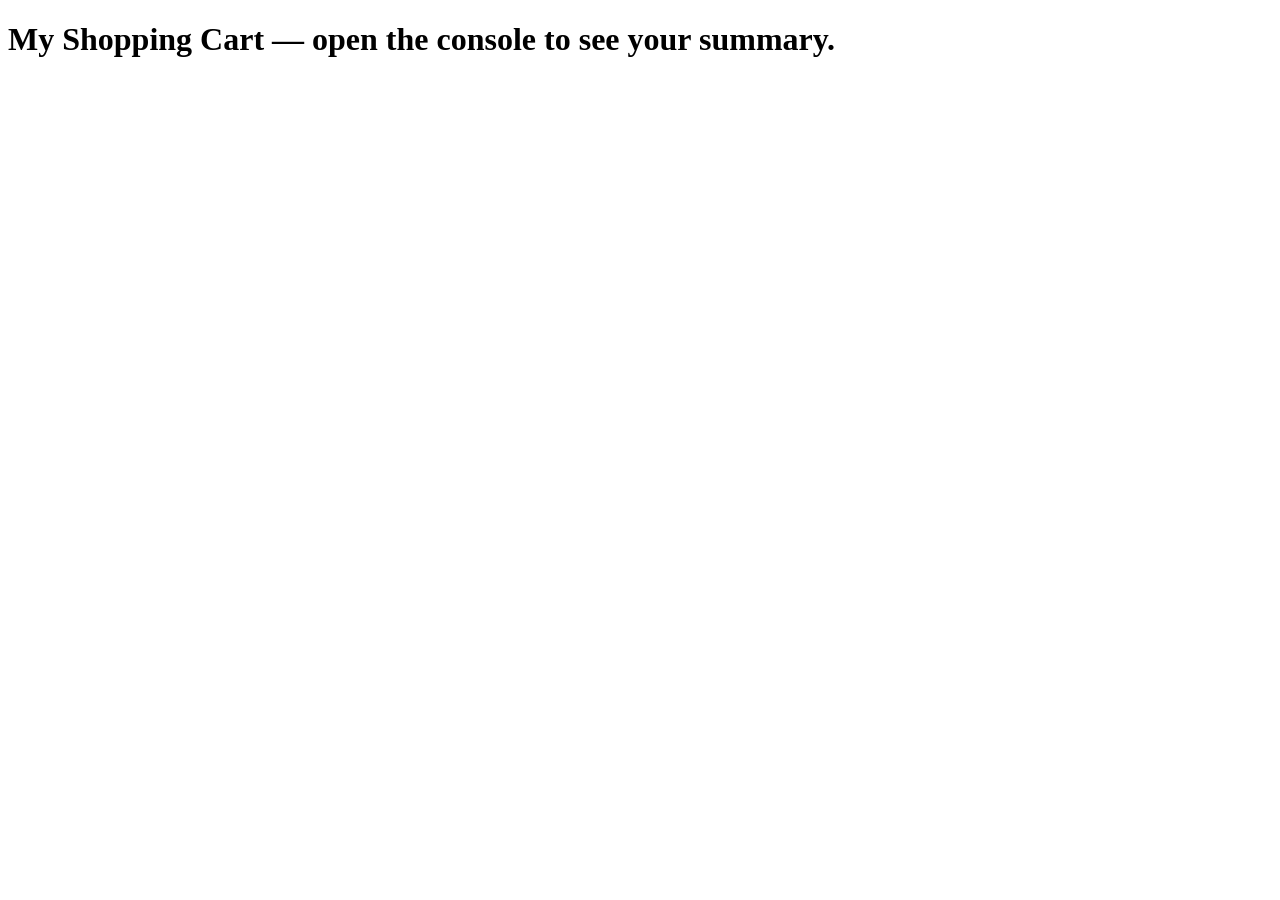
<file: Assignment/index.html>
<!DOCTYPE html>
<html lang="en">
<head>
    <meta charset="UTF-8">
    <meta name="viewport" content="width=device-width, initial-scale=1.0">
    <title>Shopping Cart</title>
</head>
<body>

    <!-- Heading  -->
    <h1>My Shopping Cart — open the console to see your summary.</h1>

    <script type="text/javascript">
        
        // TASK 2: Create parallel arrays for GROCERY names and prices
        let productNames = [" Cassavas", "Bananas", "Mangoes", "Oranges", "Apples"];
        let productPrices = [15.00, 25.00, 30.00, 65.00, 85.00];

        // Variables to track totals and discounts
        let subtotal = 0;
        let discountRate = 0;
        let discountAmount = 0;
        let finalTotal = 0;

        console.log("--- TASK 3: Itemized Cart Items ---");
        
        // TASK 3: Loop through productPrices to calculate subtotal and print items
        for (let i = 0; i < productPrices.length; i++) {
            let currentName = productNames[i];
            let currentPrice = productPrices[i];
            
            // Print each item to the console
            console.log("Product: " + currentName + " | Price: $" + currentPrice.toFixed(2));
            
            // Add the price to our subtotal accumulator
            subtotal += currentPrice;
        }

        // TASK 4: Conditional logic to apply the correct discount rate
        if (subtotal >= 200) {
            discountRate = 0.20; // 20% discount
        } else if (subtotal >= 100) {
            discountRate = 0.10; // 10% discount
        } else {
            discountRate = 0.00; // No discount
        }

        // Calculate discount amount and final total
        discountAmount = subtotal * discountRate;
        finalTotal = subtotal - discountAmount;

        // BONUS CHALLENGE: Prompt for coupon code up to 3 times
        let couponAttempts = 0;
        let couponApplied = false;
        const correctCoupon = "SAVE10";

        // Keep asking while they haven't gotten it right AND have tried less than 3 times
        while (!couponApplied && couponAttempts < 3) {
            let userInput = prompt("Enter a coupon code (Optional. Attempt " + (couponAttempts + 1) + " of 3):");
            
            // If they cancel or leave it blank, stop asking
            if (userInput === null) {
                break;
            }

            if (userInput === correctCoupon) {
                couponApplied = true;
                // Apply an additional 10% off the already-discounted total
                let bonusDiscount = finalTotal * 0.10;
                finalTotal -= bonusDiscount;
                console.log("\n--- BONUS ---");
                console.log("Success! Code 'SAVE10' applied. Extra 10% off taken.");
            } else {
                couponAttempts++;
            }
        }

        // Print coupon outcome if they failed 3 times
        if (!couponApplied && couponAttempts === 3) {
            console.log("\n--- BONUS ---");
            console.log("Coupon attempts exhausted. No additional discount applied.");
        }

        // TASK 5: Print a formatted checkout summary
        console.log("\n--- TASK 5: Checkout Summary ---");
        console.log("Number of Items: " + productPrices.length);
        console.log("Subtotal: $" + subtotal.toFixed(2));
        console.log("Discount Percentage: " + (discountRate * 100) + "%");
        console.log("Discount Amount: $" + discountAmount.toFixed(2));
        console.log("Final Total: $" + finalTotal.toFixed(2));

        // TASK 6: Array Operations
        console.log("\n--- TASK 6: Array Operations ---");

        // Use push() to add one more product and price
        productNames.push("Fresh Strawberries");
        productPrices.push(6.50);
        console.log("Added 'Fresh Strawberries' to cart using push().");

        // Use join() to print all product names on one line, separated by commas
        let combinedNames = productNames.join(", ");
        console.log("All products (joined): " + combinedNames);

        // Use sort() to print the product names in alphabetical order
        productNames.sort();
        console.log("Alphabetical product list: " + productNames.join(", "));

    </script>
</body>
</html>
</file>
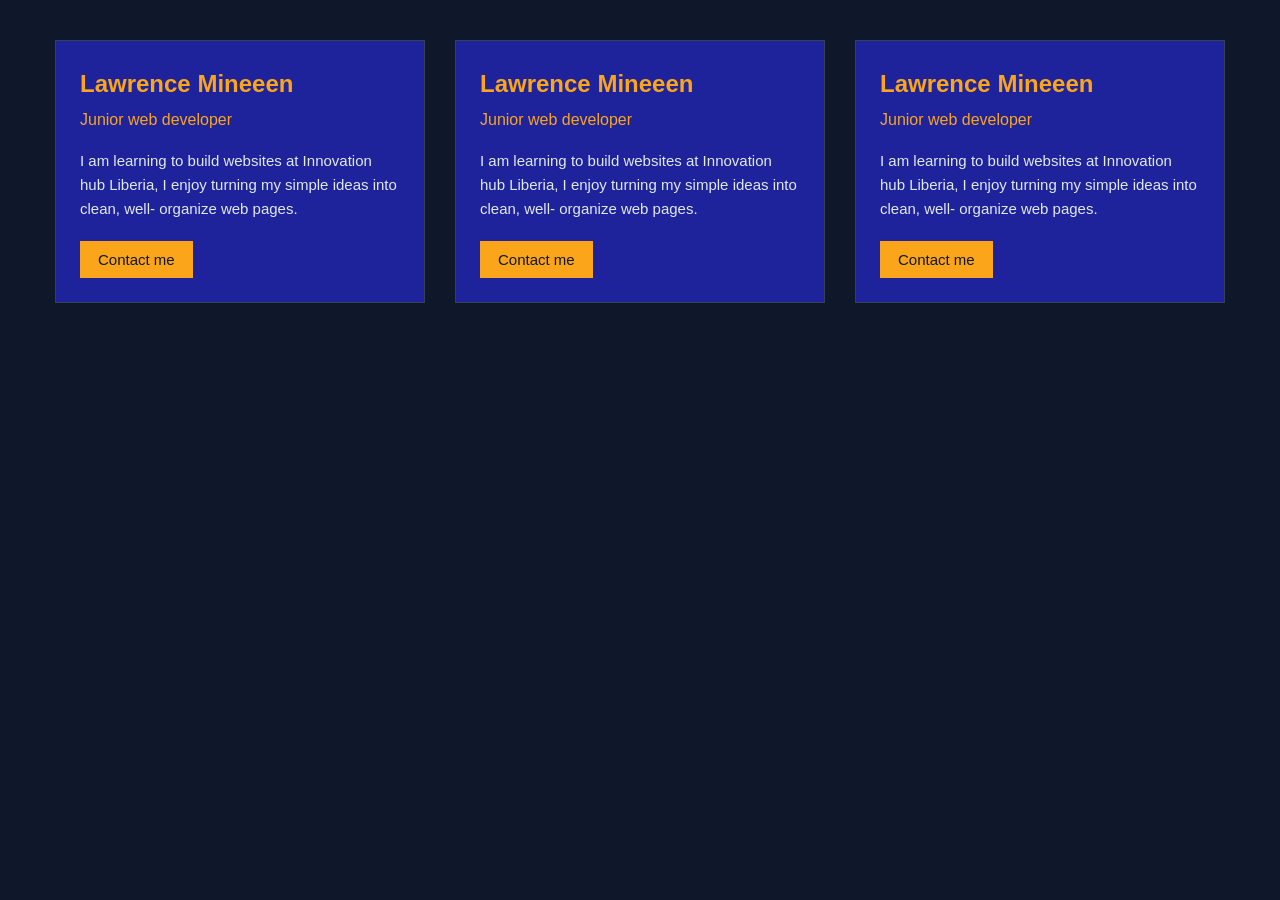
<file: week2/index.html>
<!DOCTYPE html>
<html lang="en">
<head>

   <meta name="viewport" content="width=device-width, initial-scale=1.0">
    <title>My Profile card</title>
    <link rel="stylesheet" href="style.css">
</head>
<body>
    <div class="container">
 <div id="Profile" class="card">
    <h1 id="name">Lawrence Mineeen</h1>
<p class="role">Junior web developer</p>
<p class="bio">I am learning to build websites at Innovation hub Liberia,
    I enjoy turning my simple ideas into clean, well- organize web pages.  </p>

<button type="button" class="btn"> Contact me</button>
 </div>  
 
 <div id="Profile" class="card">
    <h1 id="name">Lawrence Mineeen</h1>
<p class="role">Junior web developer</p>
<p class="bio">I am learning to build websites at Innovation hub Liberia,
    I enjoy turning my simple ideas into clean, well- organize web pages.  </p>

<button type="button" class="btn"> Contact me</button>
 </div>  
 <div id="Profile" class="card">
    <h1 id="name">Lawrence Mineeen</h1>
<p class="role">Junior web developer</p>
<p class="bio">I am learning to build websites at Innovation hub Liberia,
    I enjoy turning my simple ideas into clean, well- organize web pages.  </p>

<button type="button" class="btn"> Contact me</button>
 </div>  

 </div>  
</body>
</html>
</file>
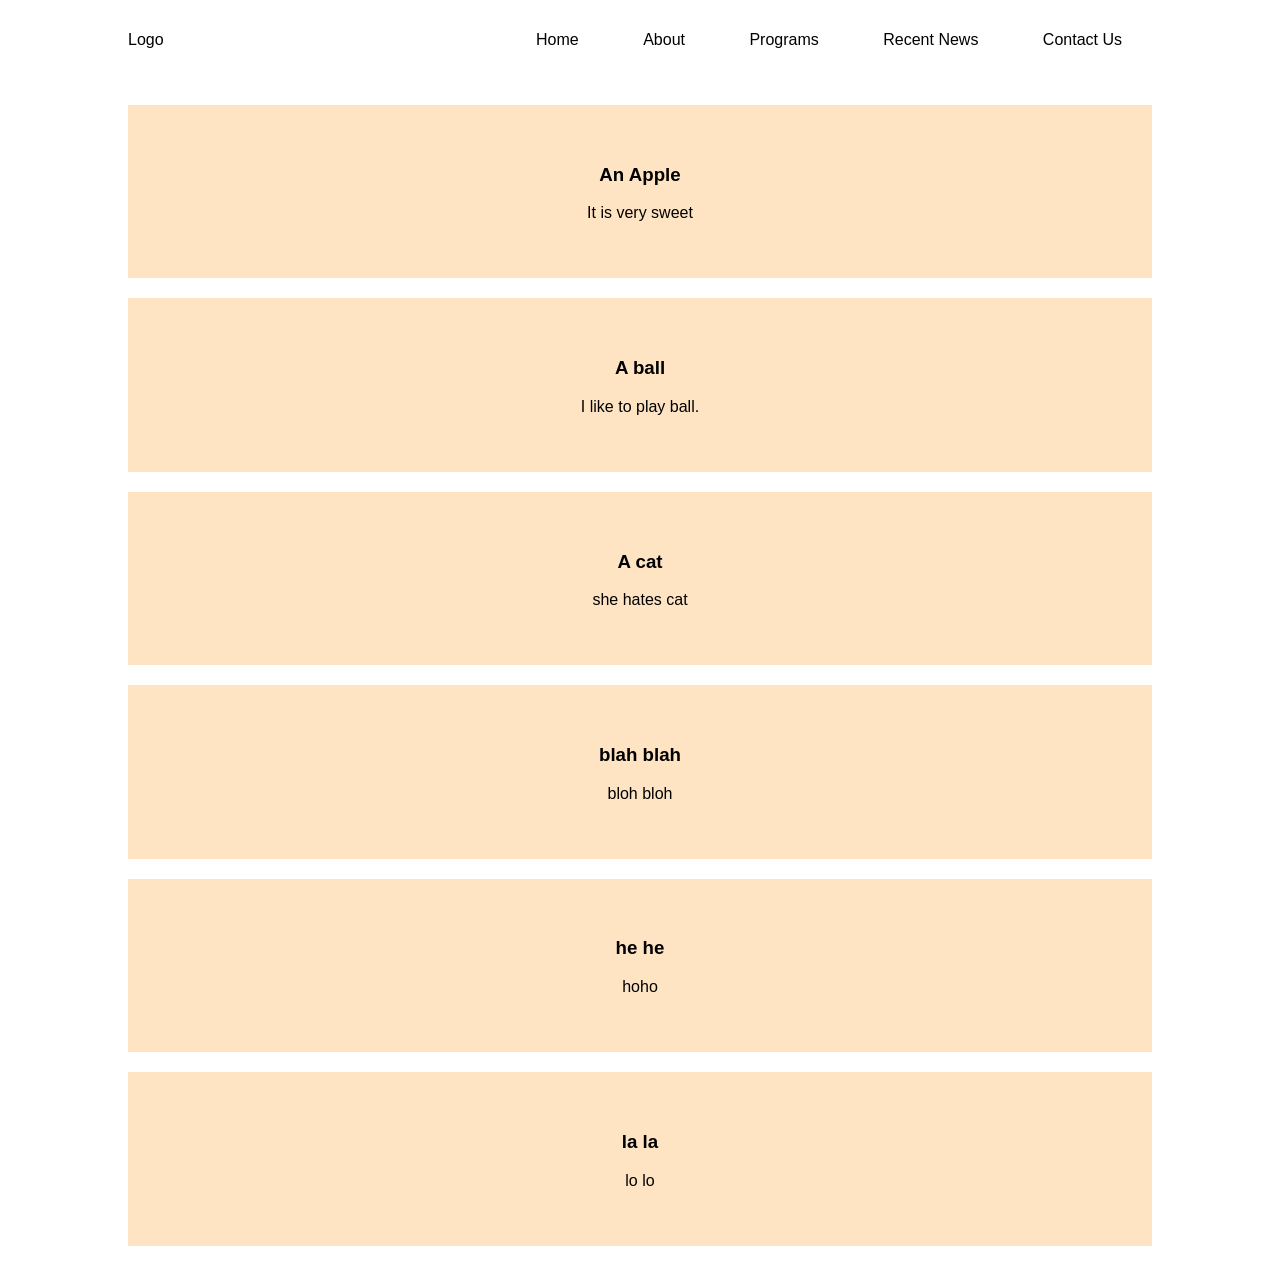
<file: week3/index.html>
<!DOCTYPE html>
<html lang="en">
<head>
    <meta charset="UTF-8">
    <meta name="viewport" content="width=device-width, initial-scale=1.0">
    <title>Layout & Responsive Design</title>
    <!-- Fixed the missing > at the end of this line: -->
    <link rel="stylesheet" href="style.css"> 
</head>
<body>
    <nav class="nav">
        <span>Logo</span>
        <ul>
            <li><a href="#">Home</a></li>
            <li><a href="#">About</a></li> 
            <li><a href="#">Programs</a></li>
            <li><a href="#">Recent News</a></li>
            <li><a href="#">Contact Us</a></li>
        </ul>
    </nav>

    <!-- CSS Grid Boxes (Completed the cut-off text here) -->
    <section class="cards">
        <div class="card"><h3>An Apple</h3><p>It is very sweet</p></div>
        <div class="card"><h3>A ball</h3><p>I like to play ball.</p></div>
        <div class="card"><h3>A cat</h3><p>she hates cat</p></div>
        <div class="card"><h3>blah blah</h3><p>bloh bloh</p></div>
        <div class="card"><h3>he he</h3><p>hoho</p></div>
        <div class="card"><h3>la la</h3><p>lo lo</p></div>
    </section>
</body>
</html>
</file>
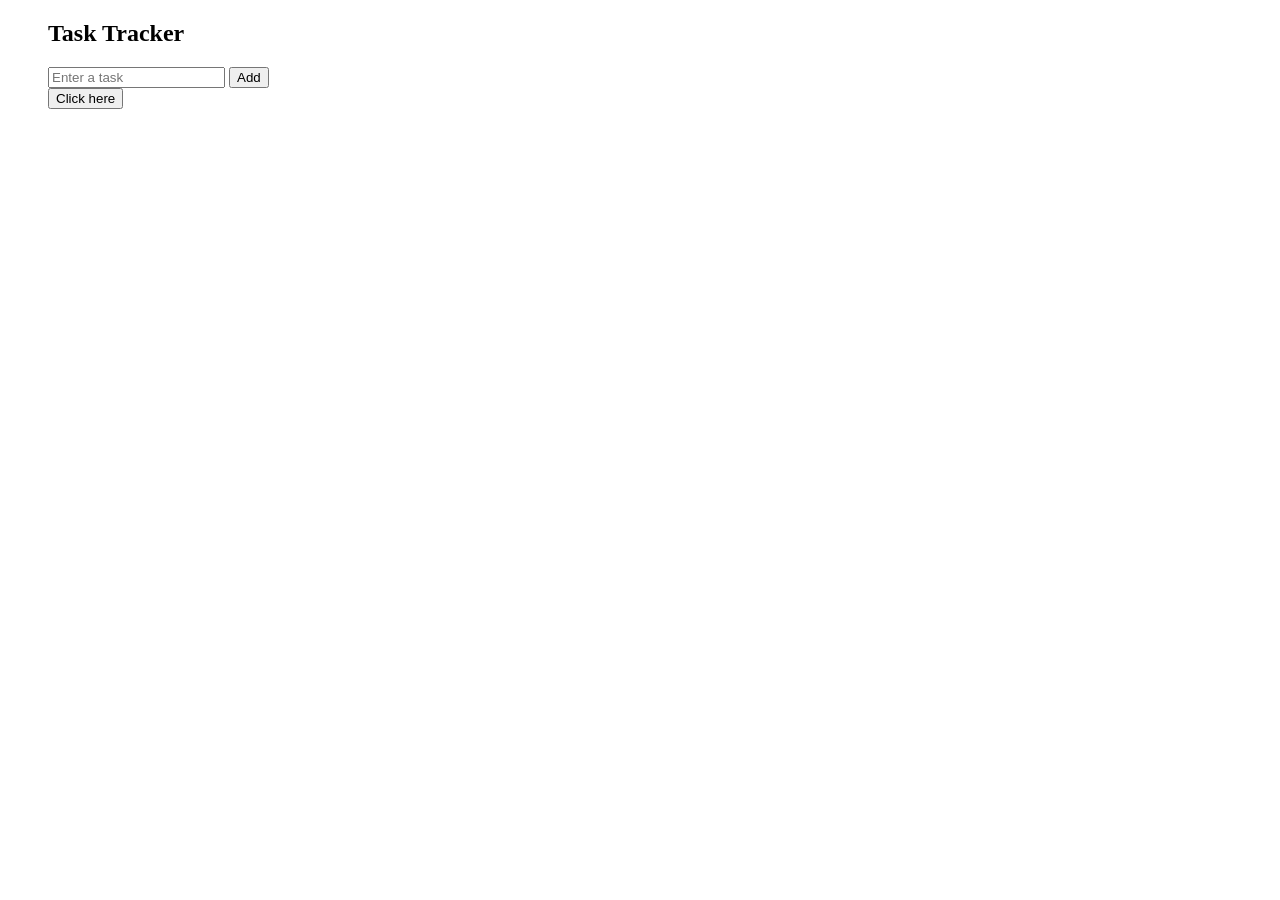
<file: week5/index.html>
<!DOCTYPE html>
<html lang="en">
<head>
    <meta charset="UTF-8">
    <meta name="viewport" content="width=device-width, initial-scale=1.0">
    <title>Loop & functions</title>
</head>
<body>

    <ul>
    
  <section class="section">
    <div class="container">
        <h2 class="section-title">Task Tracker</h2>

        <div class="card">
            <input type="text" id="taskInput" placeholder="Enter a task">

            <button type="button" class="btn" onclick="addTask()">
                Add
            </button>

            <ul id="taskList"></ul>
        </div>
    </div>
</section>

    <button> Click here </button>
    <script type="text/javascript" src="script.js"></script>
</body>
</html>
</file>
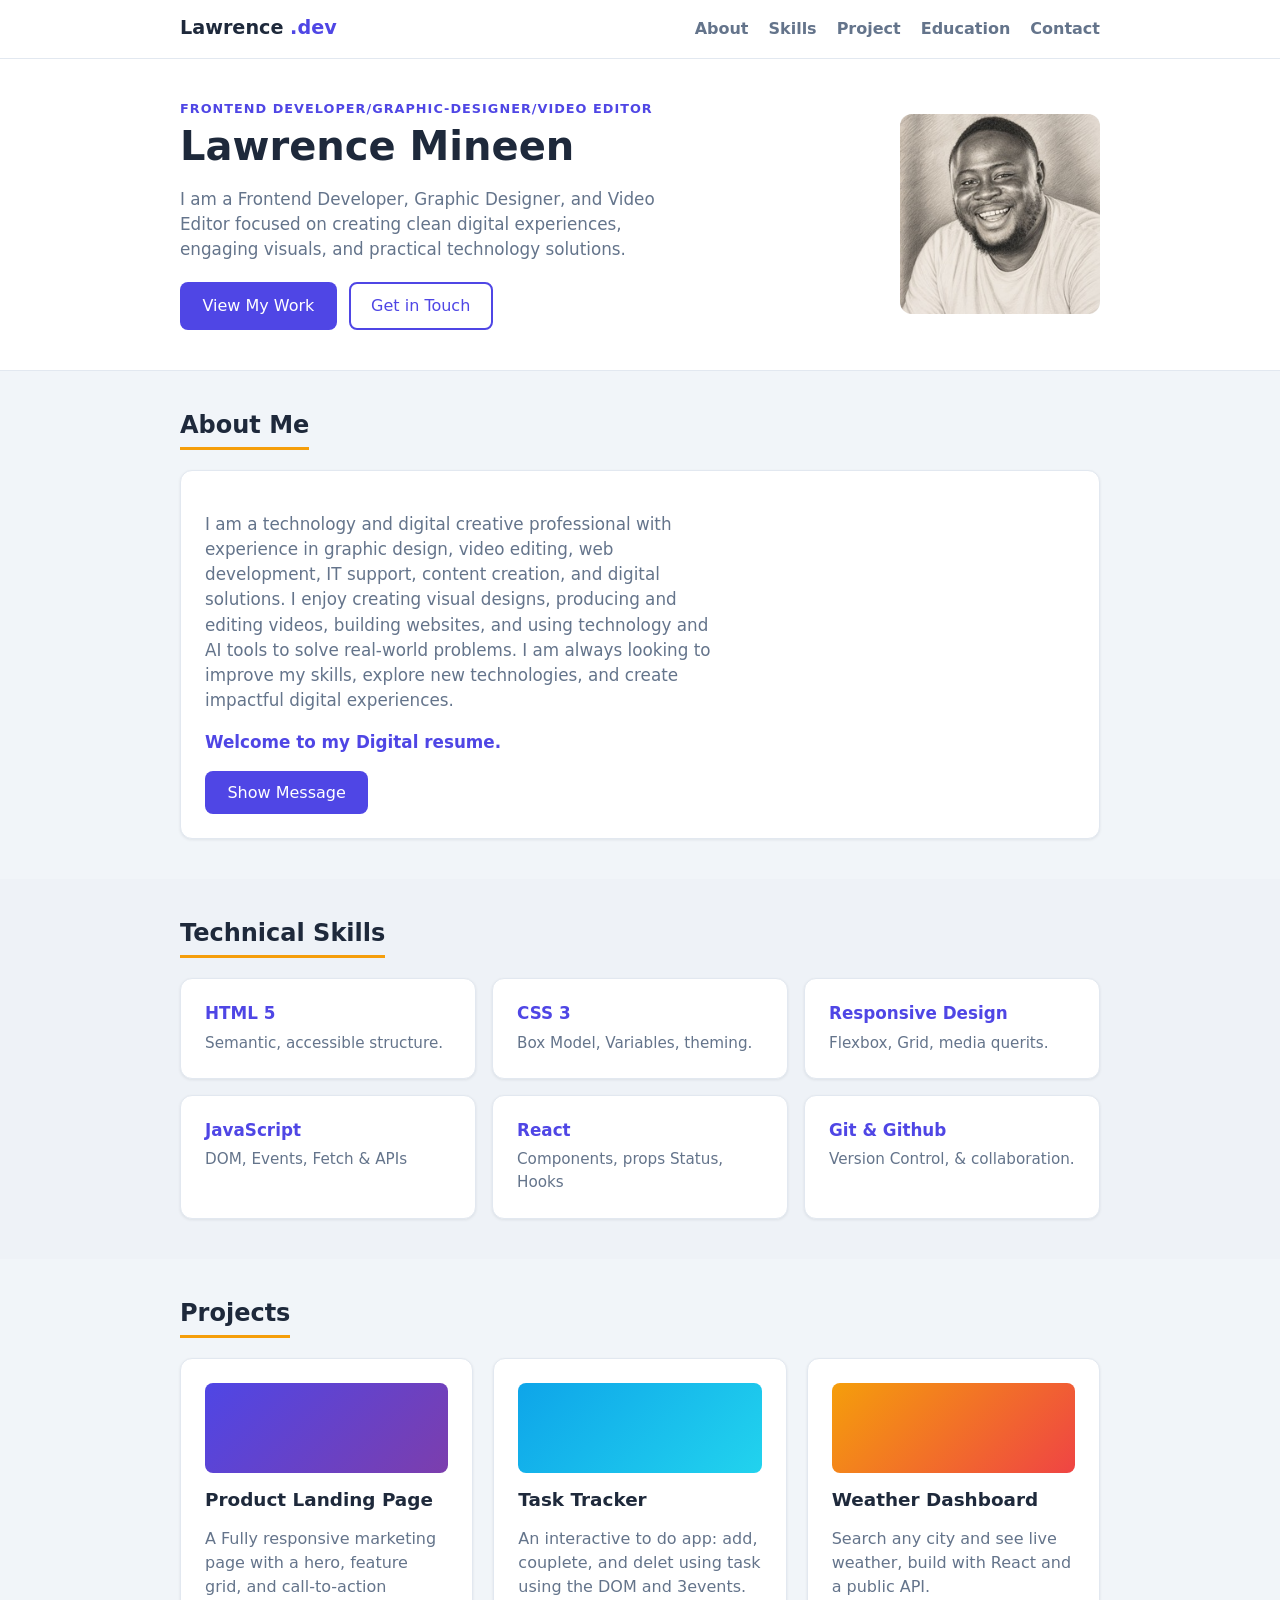
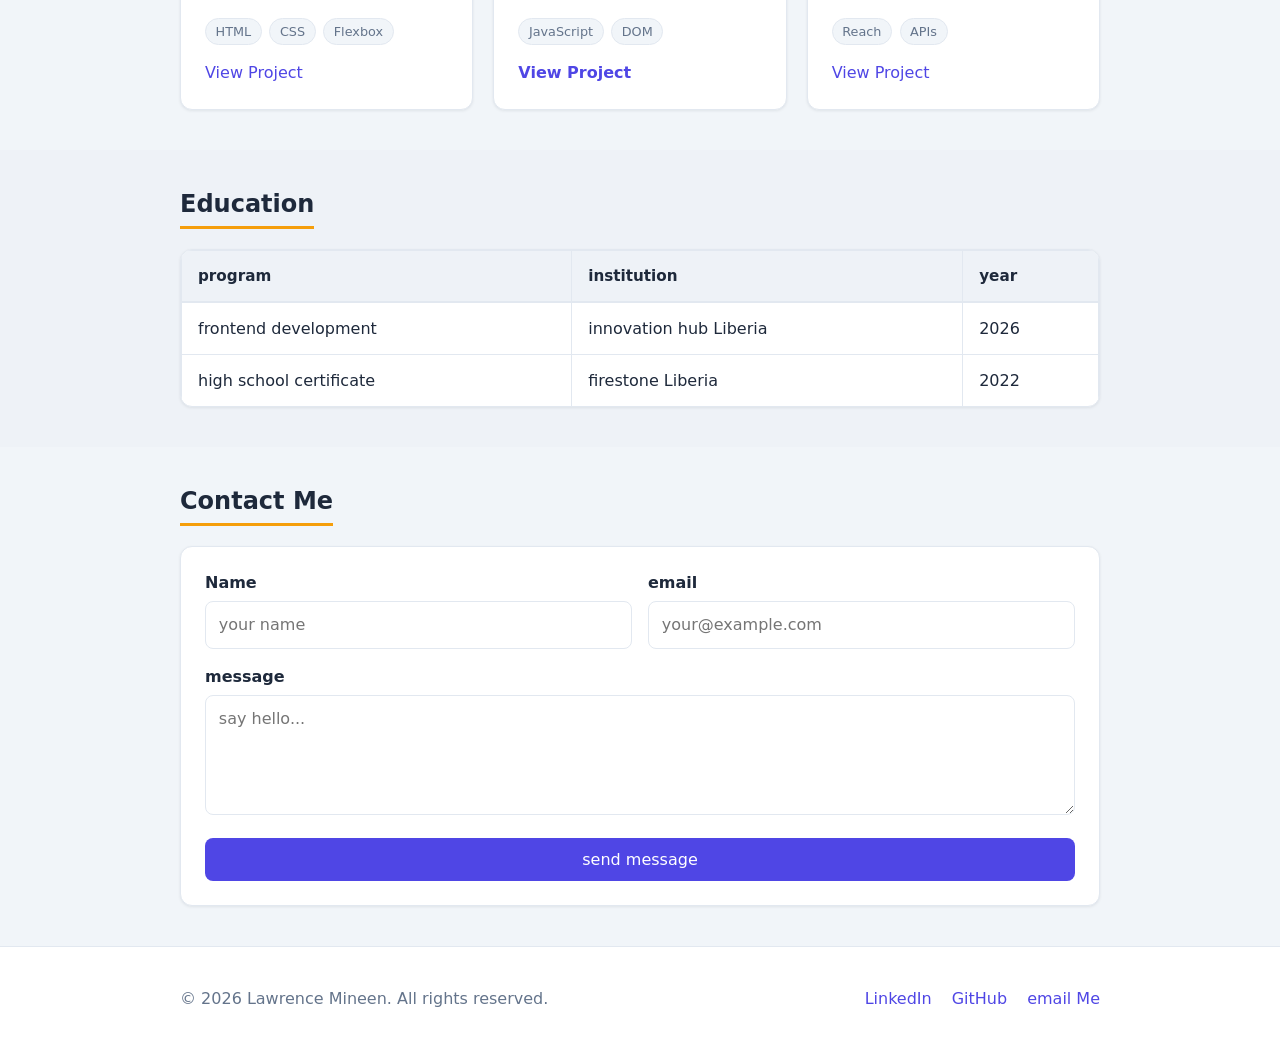
<file: week3/mini-project/index.html>
<!DOCTYPE html>
<html lang="en">
<head>
    <meta charset="UTF-8">
    <meta name="viewport" content="width=device-width, initial-scale=1.0">
    <meta name="description" content="Digital resume and portfolio of 
    Lawrence Mineen Frontend Developer"> 
    <title>Lawrence Mineen - Frontend Developer </title>
    <link rel="stylesheet" href="style.css">

</head>
<body>
   <header class="site-header">
<nav class=" nav container">

    <a class="brand" href="#top">Lawrence <span>.dev</span></a>
    <ul class="nav-links">
        <li><a href="#about">About</a></li>
        <li><a href="#skills">Skills</a></li>
        <li><a href="#projects">Project</a></li>  
         <li><a href="#education">Education</a></li>  
          <li><a href="#contact">Contact</a></li>  


    </ul>
</nav>

   </header> 

<main id="top">

            <!--Hero-->
<section class="hero">
    <div class="container hero-grid">
              <div class="hero-text">
<p class="eyebrow">Frontend Developer/Graphic-designer/video Editor</p>  
<h1> Lawrence Mineen </h1>
        <p class="lead">
    I am a Frontend Developer, Graphic Designer, and Video Editor focused on
    creating clean digital experiences, engaging visuals, and practical technology solutions.
</p>

        <div class="hero-action">
            <a class="btn" href="#projects">View My Work</a>
            <a class="btn btn--outline" href="#contact">Get in Touch</a>
        </div>

                </div>
                <div class="hero-media">
                   <img src="profile_240x240.jpg" alt="Lawrence Mineen" width="240" height="240"> 
                </div>
    </div>
</section>

    <!--About Section-->
<section id="about" class="section">
    <div class=" container">
        <h2 class="section-title">About Me</h2>
        <div class="card"> 
             
<p class="lead">
    I am a technology and digital creative professional with experience in
    graphic design, video editing, web development, IT support, content creation,
    and digital solutions. I enjoy creating visual designs, producing and editing
    videos, building websites, and using technology and AI tools to solve
    real-world problems. I am always looking to improve my skills, explore new
    technologies, and create impactful digital experiences.
</p>
  

<p id="profile-message">Welcome to my Digital resume.</p>
       <button class="btn" type="button" onclick="showMessage()"> Show Message </button>
        </div>
    </div>
</section>

<!--Skills (List + Responsive Grid)-->

<section id="skills"    class="section section--alt">
    <div class="container">
        <h2 class="section-title">  Technical Skills</h2>
        <ul class="skills-grid">
            <li class="card skill">
                <h3>HTML 5</h3>
                <p>Semantic, accessible structure. </p>
            </li>

            <li class="card skill">
                <h3>CSS 3</h3>
                <p>Box Model, Variables, theming. </p>
            </li>

            <li class="card skill">
                <h3> Responsive Design</h3>
                <p>Flexbox, Grid, media querits. </p>
            </li>

            <li class="card skill">
                <h3> JavaScript</h3>
                <p>DOM, Events, Fetch &amp; APIs </p>
            </li>

            <li class="card skill">
                <h3> React </h3>
                <p>Components, props Status, Hooks </p>
            </li>

            <li class="card skill">
                <h3>Git &amp; Github</h3>
                <p>Version Control,  &amp; collaboration. </p>
            </li>

        </ul>
    </div>
</section>
<!--Project Section-->
<section id="projects"   class="section">
    <div class="container">
        <h2 class="section-title"> Projects</h2>
        <div class="projects-list">
            <article class="card project">
                <div class="project-thumb project-thumb--1" aria-hidden="true"> </div>
                <h3> Product Landing Page</h3>
                <p> A Fully responsive marketing page with a hero, feature grid, and call-to-action</p>

                <p class="tags">
                    <span class="tag">HTML</span>
                    <span class="tag">CSS</span>
                    <span class="tag">Flexbox</span>
                </p>
                <a href="#">View Project</a>
            </article>

            <article class="card project">
                <div  class="project-thumb project-thumb--2" aria-hidden="true"> </div>
                <h3> Task Tracker </h3>
                <p> An interactive to do app: add, couplete, and delet using task using the DOM and 3events. </p>

                <p class="tags" >
                    <span class="tag">JavaScript</span>
                    <span class="tag">DOM</span>
                   
                </p>
                <a class="link" href="#">View Project</a>
            </article>

            <article class="card project">
                <div class="project-thumb project-thumb--3" aria-hidden="true"> </div>
                <h3> Weather Dashboard</h3>
                <p> Search any city and see live weather, build with React and a public API. </p>

                <p class="tags">
                    <span class="tag">Reach</span>
                    <span class="tag">APIs</span>

                </p >
                <a href="#">View Project</a>
            </article >

        </div>
        </div>
        </section>
 
<!--Education section-->

        <section id="education"   class="section section--alt">
            <div class="container">
            <h2 class="section-title">Education</h2>
            <div class="card table-wrap">
                <table>
                    <caption class="sr-only"> Education history</caption>
                    <thead>
                        <tr><th scope="col">program</th><th scope="col">institution</th><th scope="col"> year</th></tr>
                    </thead>
            <tbody>
            <tr><td>frontend development</td><td> innovation hub Liberia</td><td> 2026</td></tr>
            <tr><td>high school certificate</td><td>firestone Liberia</td><td>2022</td></tr>
              </tbody>
            </table>
            </div>
            </div>
            </section> 
                
            <!--contact-->
            <section id="contact" class="section">
                <div class="container">
                    <h2 class="section-title">Contact Me</h2>
                      <form class="card contact-form" action="#"  method="post">
                      <div class="form-row"> 
                        <div class="field">
                            <label for= "name">Name</label>
                            <input id="name" name="name" type="text" placeholder="your name" required>
                        </div>
                        <div class="field">
                            <label for="email"> email</label>
                            <input id="email" name="email" type="email" placeholder="your@example.com" required>
                        </div>
                      </div>
                      <div class="field">
                        <label for="message">message</label>
                        <textarea name="message" id="message" rows="4" placeholder="say hello..." required></textarea>
                      </div>

                      <button class="btn" type="submit">send message</button>
                      </form>
                      
                </div>
            </section>
</main>
<!--footer section-->
<footer class="site-footer">
<div class="container footer-grid">
<p> &copy; 2026 Lawrence Mineen. All rights reserved.</p>
<ul class="footer-links">
    <li><a href="#">LinkedIn</a></li>
    <li><a href="#">GitHub</a></li>
    <li><a href="mailto:your@email.com">email Me</a></li>
</ul>
</div>
</footer>

<script src="script.js"></script>
</body>
</html>
</file>
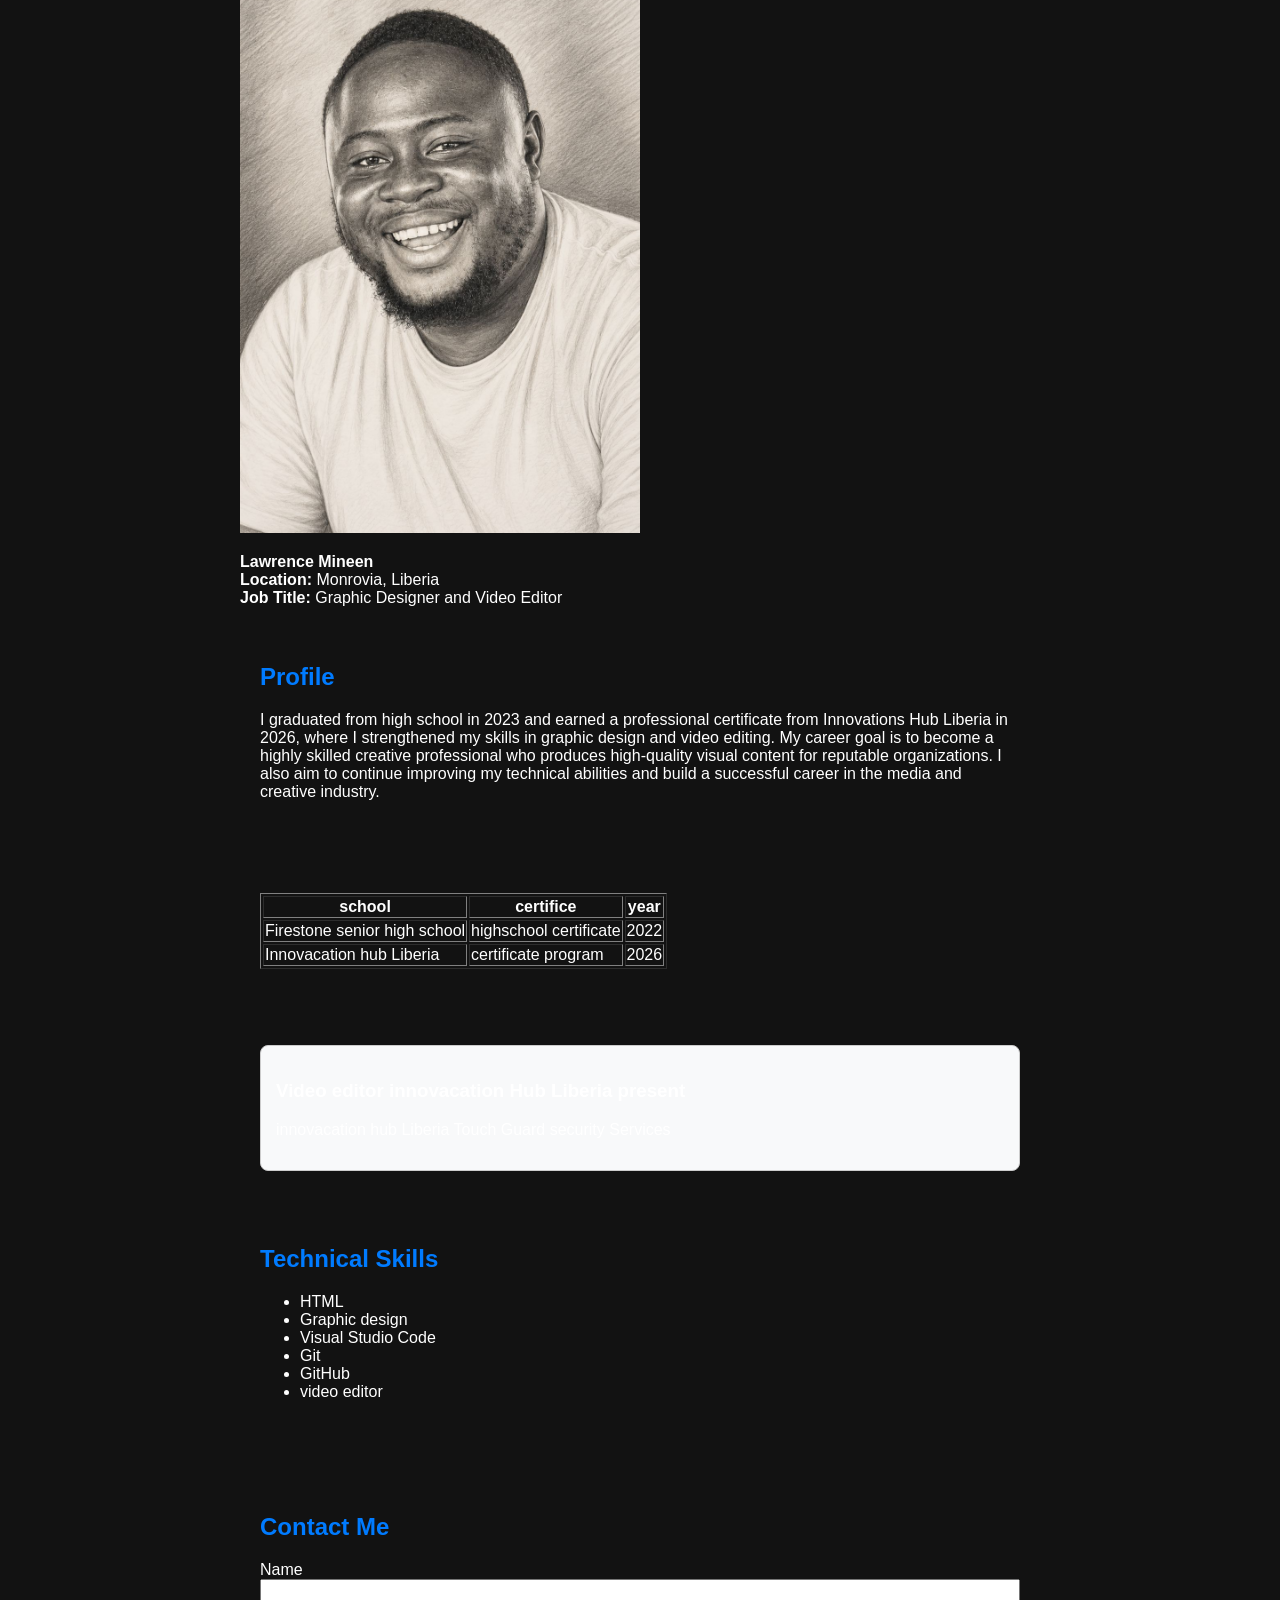
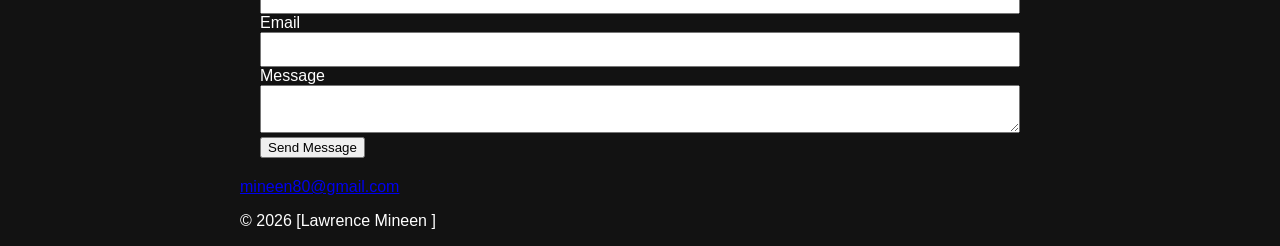
<file: weekone/Resume/index.html>
<!DOCTYPE html>
<html lang="en">
<head > <link rel="stylesheet" href="style.css">
    <meta charset="UTF-8">
    <meta name="viewport" content="width=device-width, initial-scale=1.0">
    <title>Curriculum Vitae</title>
</head>
<body> 
<main> 
<img src="../img/Untitled-1.png" alt="images of me" width="400" height>
<p>
    <strong>Lawrence Mineen</strong><br>
    <strong>Location:</strong> Monrovia, Liberia<br>
    <strong>Job Title:</strong> Graphic Designer and Video Editor
</p>

<!-- <p>My career goal is to grow as a professional graphic designer and video editor by creating high-quality visual content that communicates clearly and inspires audiences. I also aim to strengthen my creative and technical skills, work with reputable organizations, and build a successful career in the media and creative industry.</p> -->

<section>
<h2>Profile</h2> 
<p> I graduated from high school in 2023 and earned a professional certificate from Innovations Hub Liberia in 2026, where I strengthened my skills in graphic design and video editing. My career goal is to become a highly skilled creative professional who produces high-quality visual content for reputable organizations. I also aim to continue improving my technical abilities and build a successful career in the media and creative industry.</p>
</section>
<section>
    <table border="">
        <thread>
        <tr>
               <th>school</th>
               <th>certifice</th>
               <th>year</th>
          </tr>
        </thread>

        <br><br>
            <tr>
            <td> Firestone senior high school</td>
            <td> highschool certificate</td>
            <td>2022</td>
            </tr>

            <tr>
                <td>Innovacation hub Liberia</td>
                <td>certificate program</td>
                <td>2026</td>
             </tr>
            </table>
        </section>
        
        <br>
        <br>

        <section>
            <article>
                <h3> Video editor
                    innovacation Hub Liberia present
                </h3>
                <p> innovacation hub Liberia
                    Touch Guard security Services
                </p>
                </article>
            </section>

            <section>
  <h2>Technical Skills</h2>

  <ul>
    <li>HTML</li>
    <li>Graphic design</li>
    <li>Visual Studio Code</li>
    <li>Git</li>
    <li>GitHub</li>
    <li>video editor</li>
  </ul>
</section>
<br><br>

<section>
  <h2>Contact Me</h2>

  <form>
    <label for="name">Name</label>
    <input type="text" id="name" name="name">

    <label for="email">Email</label>
    <input type="email" id="email" name="email">

    <label for="message">Message</label>
    <textarea id="message" name="message"></textarea>

    <button type="submit">Send Message</button>
  </form>
</section>

<footer>
  <a href="mailto:you@example.com">mineen80@gmail.com</a>
  <p>© 2026 [Lawrence Mineen ]</p>
</footer>






</main>
</body>
</html>
</file>
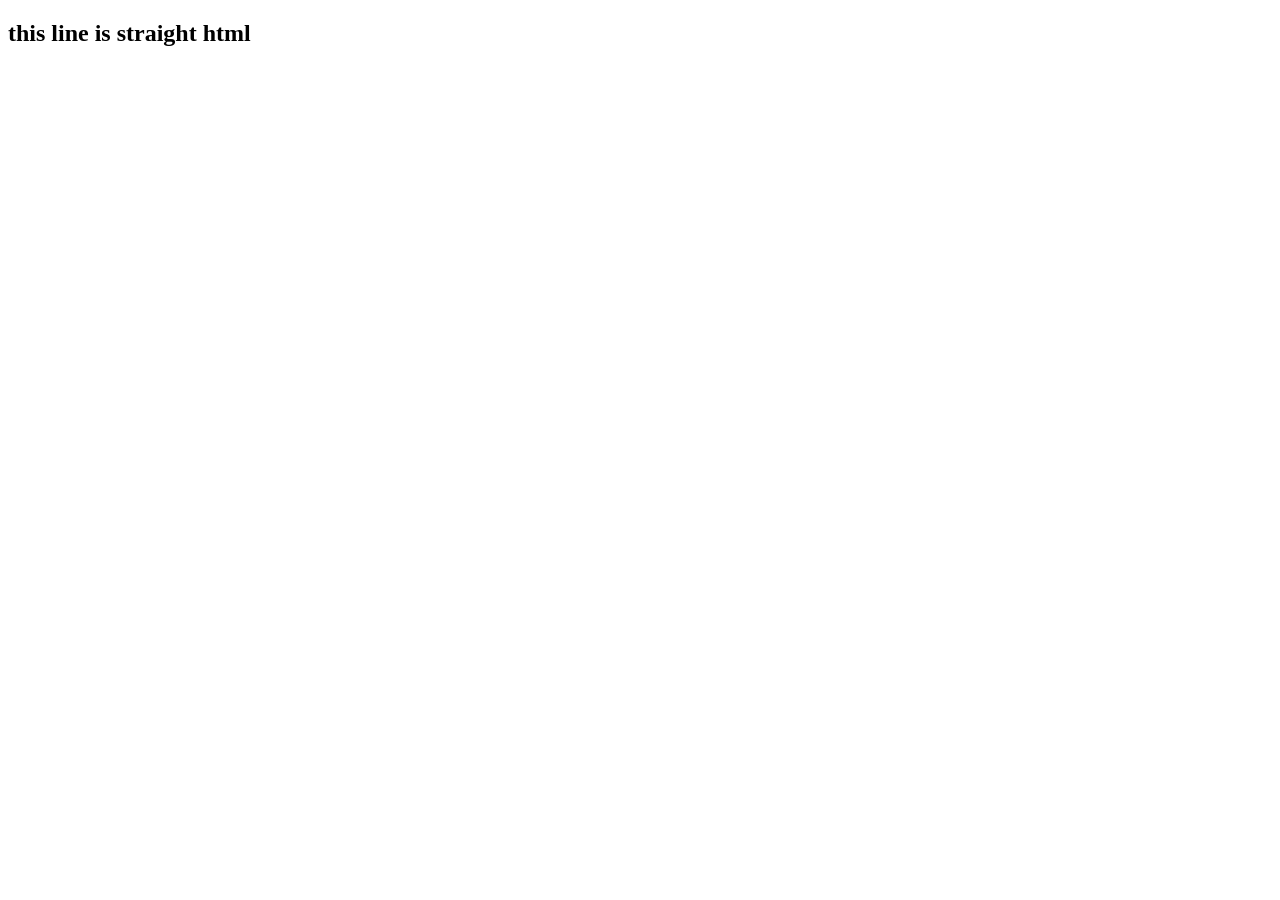
<file: weekone/week4/index.html>
<!DOCTYPE html>
<html lang="en">
<head>
    <meta charset="UTF-8">
    <meta name="viewport" content="width=device-width, initial-scale=1.0">
    <title>First Javascript Example</title>
</head>
<body>
    <h2>this line is straight html</h2>
    <h3>
        <script type = "text/javascript"> 
        // declaring variables for student name, scores, total, and average
           var studentName = "Lawrence Mineen";
           var score = [85, 72, 91];
           var total = 0;
           var average;
           for(var i = 0; i < score.length; i++){
               total += score[i];
           }
           average = total / score.length;


        console.log('student:' + studentName + 'score:' + score);

         console.log(typeof score);
            
           // for loop
           for(var i = 0; i < score.length; i++)
              total += score[i]; 
            console.log('score' + (i+1)  + ":" + score[i]);

            average = total / score.length;
            console.log('average:' + average);

         // using if / else if/ else
            var grade;
            if(average >= 90){
                grade = "A";
            } else if(average >= 80){
                grade = "B";
            } else if(average >= 70){
                grade = "C";
            } else if(average >= 60){
                grade = "D";
            } else {
                grade = "F";
            }

            console.log('student:' + studentName + 'average:' + average + 'grade:' + grade);

          // using switch statement to determine message based on grade
            var message;
            
            switch(grade){
                case "A":
                    message = "outstanding";
                    break;
                case "B":
                    message = "greatwork";
                    break;
                case "C":
                    message = "you passed";
                    break;
                case "D":
                    message = "barely passing - review the materials";
                    break;
                
                default:
                    message = "Did not pass - please see the insturctor";
            }


            console.log('message:' + message);

            //

        </script>
    </h3>

    <script type="text/javascript"  src="script.js"></script>


    
</body>
</html>
</file>
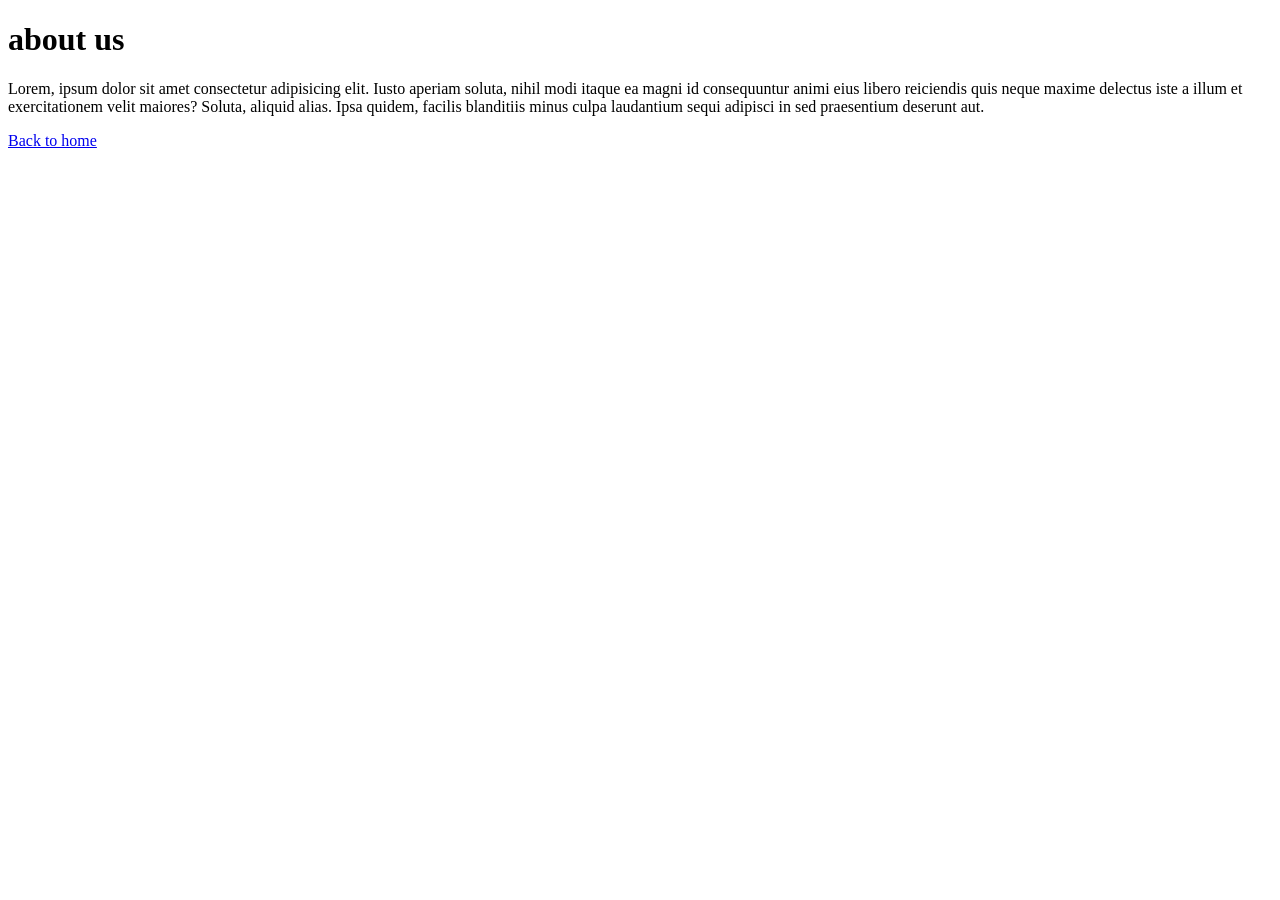
<file: weekone/aboutus.html>
<!DOCTYPE html>
<html lang="en">
<head>
    <meta charset="UTF-8">
    <meta name="viewport" content="width=, initial-scale=1.0">
    <title>About US</title>
</head>
<body>
    <h1>about us </h1>
    <p>
        Lorem, ipsum dolor sit amet consectetur adipisicing elit. Iusto aperiam soluta, nihil modi itaque ea magni id consequuntur animi eius libero reiciendis quis neque maxime delectus iste a illum et exercitationem velit maiores? Soluta, aliquid alias. Ipsa quidem, facilis blanditiis minus culpa laudantium sequi adipisci in sed praesentium deserunt aut.
    </p>

    <a href="index.html"> Back to home </a>
</body>
</html>
</file>
<file: week2/style.css>
:root{
--bg: #0f172a;
--card-bg: #1e239b;
--text: #e2e8f0;
--primary: #faa51a;
}

body{
    background-color: var(--bg);
    color:   var(--text);
    font-family: Arial, Helvetica, sans-serif;
    line-height: 1.6;
margin: 0;
padding: 40px;
}


#Profile{
    width: 320px;
    margin:0 auto;
}


.card{
background-color: var(--card-bg);
padding: 24px;
border: 1px solid rgb(51,65,85);
}

#name{
    color: var(--primary);
    font-size: 24px;
    margin: 0;
}


.role{
color: var(--primary);
font-size: 16px;
margin: 4px 0 16px 0;
}

.bio{
    font-size: 15px;
    line-height: 1.6;
    margin: 0 0 20px 0;
}

 .btn{
        background-color: var(--primary);
        color: #0f172a;
        border: none;
        padding: 10px 18px;
        font-size: 15px;
    }
.container{
    display: flex;
}
</file>
<file: week3/style.css>
body{
    width: 80%;
    margin: 15px auto;
    font-family: sans-serif; /* Adds a clean look */
}

.nav{
    display: flex;
    justify-content: space-between;
    align-items: center;
    margin-bottom: 40px;
}

.nav ul li{
    display: inline-block;
    margin: 0 30px;
}

li a{
    text-decoration: none;
    color: black;
}

li a:hover{
    color: red; /* Changes text to red when hovered */
}

/* CSS Grid Style */
.cards{
    display: grid;
    grid-template-columns:  1fr;
    gap: 20px;
}


@media (min-width: 768px)  {
    .cards { 
        grid-template-columns: repeat (3, 1fr);
        gap: 20px;
    }
}


.card{
    background-color: bisque;
    padding: 40px 20px;
    text-align: center;
}
</file>
<file: week3/mini-project/style.css>
/* :root with reusable variables */
:root {   
    --bg: #f1f5f9; /* Background color */
    --surface: #ffffff;  /* card */ 
    --text: #1e293b; /* main text */
    --muted: #64748b;  /* secondary text */
    --primary: #4f46e5; /* primary accent */
    --primary-dark: #4338ca; /* primary hover */
    --secondary: #f59e0b; /* secondary accent */
    --border: #e2e8f0; /* border color */
    --radius: 12px; /* rounded corners */
    --shadow: 0 1px 3px rgba(15, 23, 42, 0.08);
    --max-width: 960px; /* content width */
}

/* reset + base */
* {
    box-sizing: border-box;
}

body {
    margin: 0;
    background-color: var(--bg);
    color: var(--text);
    line-height: 1.5;
    font-family: system-ui, -apple-system, BlinkMacSystemFont, "Segoe UI", Roboto, "Helvetica Neue", Arial, sans-serif;
}

h1, h2, h3 {
    line-height: 1.2;
    margin: 0 0 0.5rem 0;
}

img {  
    max-width: 100%; 
    height: auto; 
    display: block;
}

a {  
    color: var(--primary); 
    text-decoration: none;
}

a:hover { 
    text-decoration: underline;
}

/* reusable layout and component classes */
.container {
    width: 100%;
    max-width: var(--max-width);
    margin: 0 auto;
    padding: 0 1.25rem;
}

/* sections */
.section { 
    padding: 2.5rem 0;
}

.section--alt {
    background-color: #eef2f7;
}

.section-title {
    font-size: 1.5rem;
    margin-bottom: 1.25rem;
    padding-bottom: 0.45rem;
    border-bottom: 3px solid var(--secondary);
    display: inline-block;
}

/* Reusable .card class */
.card {
    background-color: var(--surface);
    border: 1px solid var(--border);
    border-radius: var(--radius);
    padding: 1.5rem;
    box-shadow: var(--shadow);
}

/* Buttons */
.btn {
    display: inline-block;
    background-color: var(--primary);
    color: #ffffff;
    padding: .75rem 1.4rem;
    border: none;
    border-radius: 8px;
    font-size: 1rem;
    font-family: inherit;
    cursor: pointer;
    transition: background-color .2s ease;
}

.btn:hover {
    background-color: var(--primary-dark); 
    text-decoration: none;
}

.btn--outline {
    background-color: transparent;
    color: var(--primary);
    border: 2px solid var(--primary);
    padding: calc(.75rem - 2px) calc(1.4rem - 2px);
}

.btn--outline:hover { 
    background-color: var(--primary); 
    color: #ffffff;
}

.tag {
    display: inline-block;
    background-color: var(--bg);
    color: var(--muted);
    border: 1px solid var(--border);
    padding: .2rem .6rem;
    border-radius: 999px;
    font-size: .8rem;
    margin: .15rem .15rem 0 0;
}

/* header and Navigation (Flexbox) */
.site-header {
    background-color: var(--surface);
    border-bottom: 1px solid var(--border);
    position: sticky;
    top: 0;
    z-index: 10;
}

.nav {
    display: flex;
    justify-content: space-between;
    align-items: center;
    flex-wrap: wrap;
    gap: 1rem 1.25rem;
    padding: .9rem 1.25rem;
}

.brand { 
    font-weight: 700; 
    font-size: 1.2rem; 
    color: var(--text);
}

.brand span { 
    color: var(--primary);
}

.nav-links {
    display: flex;
    flex-wrap: wrap;
    gap: 1rem 1.25rem;
    list-style: none;
    margin: 0;
    padding: 0;
}

.nav-links a { 
    color: var(--muted); 
    font-weight: 600;
}

.nav-links a:hover { 
    color: var(--primary);
}

/* hero */
.hero { 
    background-color: var(--surface); 
    border-bottom: 1px solid var(--border);
}

.hero-grid {
    display: grid;
    gap: 1.5rem;
    padding: 2.5rem 1.25rem;
    align-items: center;
}

.eyebrow {
    text-transform: uppercase;
    letter-spacing: 0.08em;
    font-weight: 600;
    font-size: 0.8rem;
    color: var(--primary);
    margin: 0 0 .25rem;
}

.hero-text h1 {
    font-size: 2rem;
}

.lead {
    color: var(--muted); 
    font-size: 1.05rem; 
    max-width: 48ch;
}

/* Profile message - ID selector */
#profile-message {
    color: var(--primary);
    font-size: 1.05rem;
    font-weight: 600;
    margin-top: 1rem;
    margin-bottom: 1rem;
}

.hero-action { 
    margin-top: 1.25rem; 
    display: flex; 
    flex-wrap: wrap; 
    gap: 0.75rem;
}

.hero-media img {
    width: 140px;
    height: 140px;
    border-radius: var(--radius);
    object-fit: cover;
}

/* skill */
.skills-grid { 
    list-style: none;
    margin: 0;
    padding: 0;
    display: grid;
    gap: 1rem;
    grid-template-columns: 1fr;
}

.skill h3 { 
    color: var(--primary); 
    font-size: 1.05rem;
}

.skill p { 
    margin: 0; 
    color: var(--muted); 
    font-size: .95rem;
}

/* projects */
.projects-list {
    display: grid;
    gap: 1.25rem;
    grid-template-columns: 1fr;
}

.project-thumb {
    height: 90px;
    border-radius: 8px;
    margin-bottom: 1rem;
}

.project-thumb--1 { background: linear-gradient(135deg, #4f46e5, #7c3ead); }
.project-thumb--2 { background: linear-gradient(135deg, #0ea5e9, #22d3ee); }
.project-thumb--3 { background: linear-gradient(135deg, #f59e0b, #ef4444); }

.project h3 { 
    font-size: 1.15rem;
}

.project p {
    color: var(--muted);
}

.link { 
    font-weight: 600;
}

/* Education table */
.table-wrap { 
    padding: 0; 
    overflow-x: auto;
}

table { 
    width: 100%; 
    border-collapse: collapse;
}

caption { 
    text-align: left;
}

th, td {
    text-align: left;
    padding: .85rem 1rem;
    border: 1px solid var(--border);
}

thead th { 
    background-color: #eef2f7; 
    color: var(--text); 
    font-size: .95rem;
}

tbody tr:last-child td { 
    border-bottom: none;
}

/* contact form */
.contact-form { 
    display: grid; 
    gap: 1rem;
}

.form-row { 
    display: grid; 
    gap: 1rem; 
    grid-template-columns: 1fr;
}

.field label { 
    display: block; 
    font-weight: 600; 
    margin-bottom: 0.35rem;
}

input, textarea { 
    width: 100%;
    padding: .7rem .8rem;
    border-radius: 8px;
    font: inherit;
    border: 1px solid var(--border);
    color: var(--text);
    background-color: var(--surface);
}

input:focus, textarea:focus { 
    outline: 2px solid var(--primary); 
    border-color: var(--primary);
}

/* footer */
.site-footer {
    background-color: var(--surface);
    border-top: 1px solid var(--border);
    padding: 1.5rem 0;
    color: var(--muted);
}

.footer-grid {
    display: flex;
    flex-wrap: wrap;
    gap: .75rem 1.25rem;
    justify-content: space-between;
    align-items: center;
}

.footer-links { 
    display: flex; 
    gap: 1.25rem; 
    list-style: none; 
    margin: 0; 
    padding: 0;
}

/* Accessibility helper */ 
.sr-only { 
    position: absolute; 
    width: 1px; 
    height: 1px;
    padding: 0; 
    margin: -1px; 
    overflow: hidden; 
    clip: rect(0,0,0,0); 
    border: 0;
}

/* Responsive Breakpoints (Tablet) */
@media (min-width: 640px) { 
    .skills-grid { grid-template-columns: repeat(2, 1fr); }
    .projects-list { grid-template-columns: repeat(2, 1fr); }
    .form-row { grid-template-columns: 1fr 1fr; }
    .hero-text h1 { font-size: 2.5rem; }
    .hero-grid { grid-template-columns: 1fr auto; }
}

/* Desktop */
@media (min-width: 900px) { 
    .skills-grid { grid-template-columns: repeat(3, 1fr); }
    .projects-list { grid-template-columns: repeat(3, 1fr); }
    .hero-media img { width: 200px; height: 200px; }
}
</file>
<file: weekone/Resume/style.css>
:root {
  --bg-color: #121212;
  --text-color: #ffffff;
  --accent-color: #007bff;
  --card-bg: #f8f9fa; /* You can change this to a darker color like #1e1e1e if desired */
}


body{
    background-color: var(--bg-color);
    color:var(--text-color);
    font-family: sans-serif;
margin: 0;
padding: 0;
}


main{
max-width: 800px;
margin: 0 auto;
}

section{
    padding: 20px
}



h1, h2 {
    color: var(--accent-color);
}
    


article{
    border: 1px solid #ccc;
    background-color: var(--card-bg);
    border-radius:8px;
    padding: 15px;
    margin-bottom: 15px;
}

input, textarea {
    width: 100%;
    padding: 8px;
    box-sizing: border-box;
}
</file>
